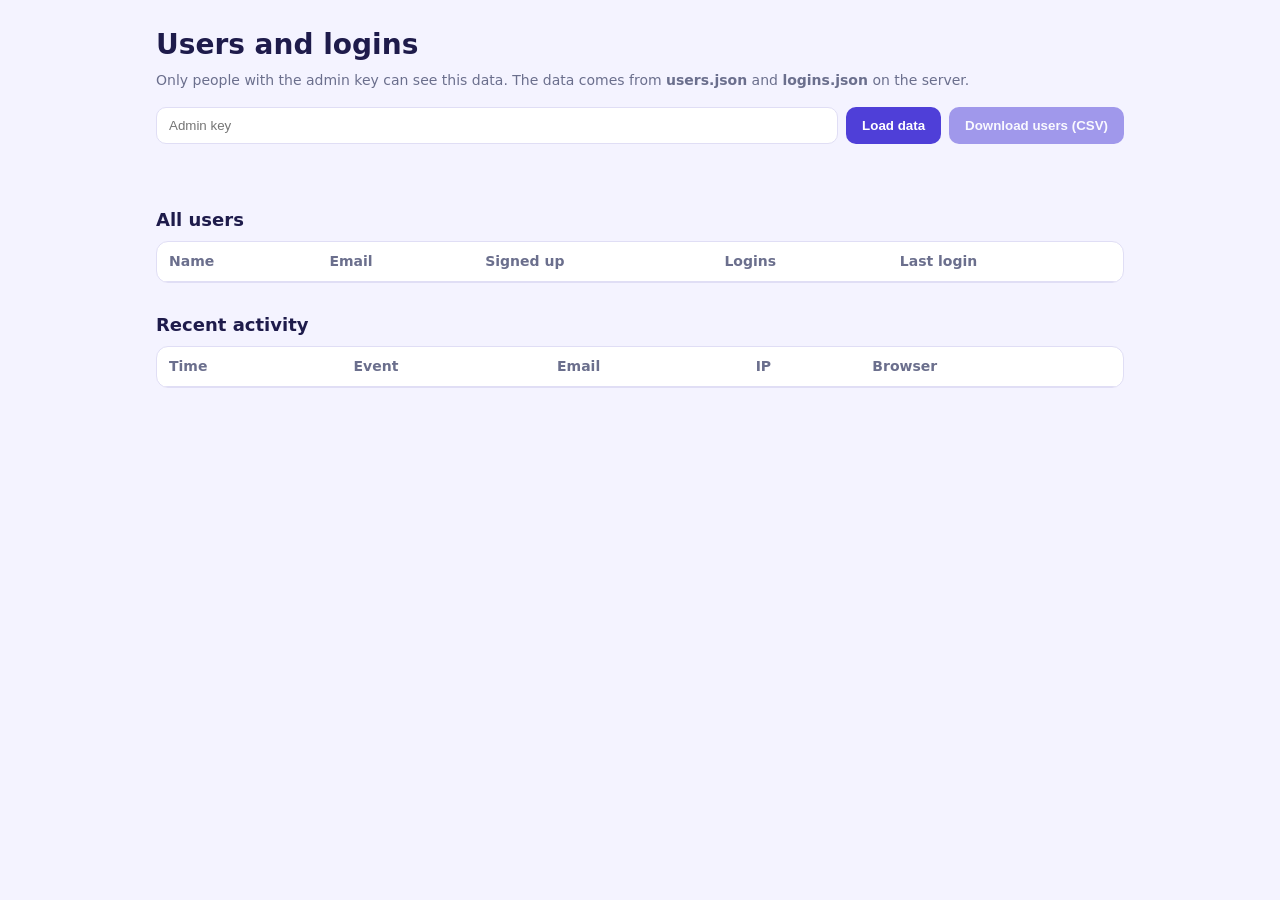
<file: admin.html>
<!DOCTYPE html>
<html lang="en">
<head>
<meta charset="utf-8">
<meta name="viewport" content="width=device-width, initial-scale=1">
<title>Admin – users and logins</title>
<link rel="stylesheet" href="admin.css">
</head>
<body>
<main>
  <h1>Users and logins</h1>
  <p class="sub">Only people with the admin key can see this data. The data comes from <b>users.json</b> and <b>logins.json</b> on the server.</p>
  <form id="keyform">
    <input id="key" type="password" placeholder="Admin key" aria-label="Admin key" autocomplete="off">
    <button type="submit">Load data</button>
    <button type="button" id="csv" disabled>Download users (CSV)</button>
  </form>
  <p id="msg" role="alert"></p>

  <h2>All users <span id="count"></span></h2>
  <div class="scroll"><table id="users"><thead><tr><th>Name</th><th>Email</th><th>Signed up</th><th>Logins</th><th>Last login</th></tr></thead><tbody></tbody></table></div>

  <h2>Recent activity</h2>
  <div class="scroll"><table id="hist"><thead><tr><th>Time</th><th>Event</th><th>Email</th><th>IP</th><th>Browser</th></tr></thead><tbody></tbody></table></div>
</main>
<script src="admin.js"></script>
</body>
</html>
</file>
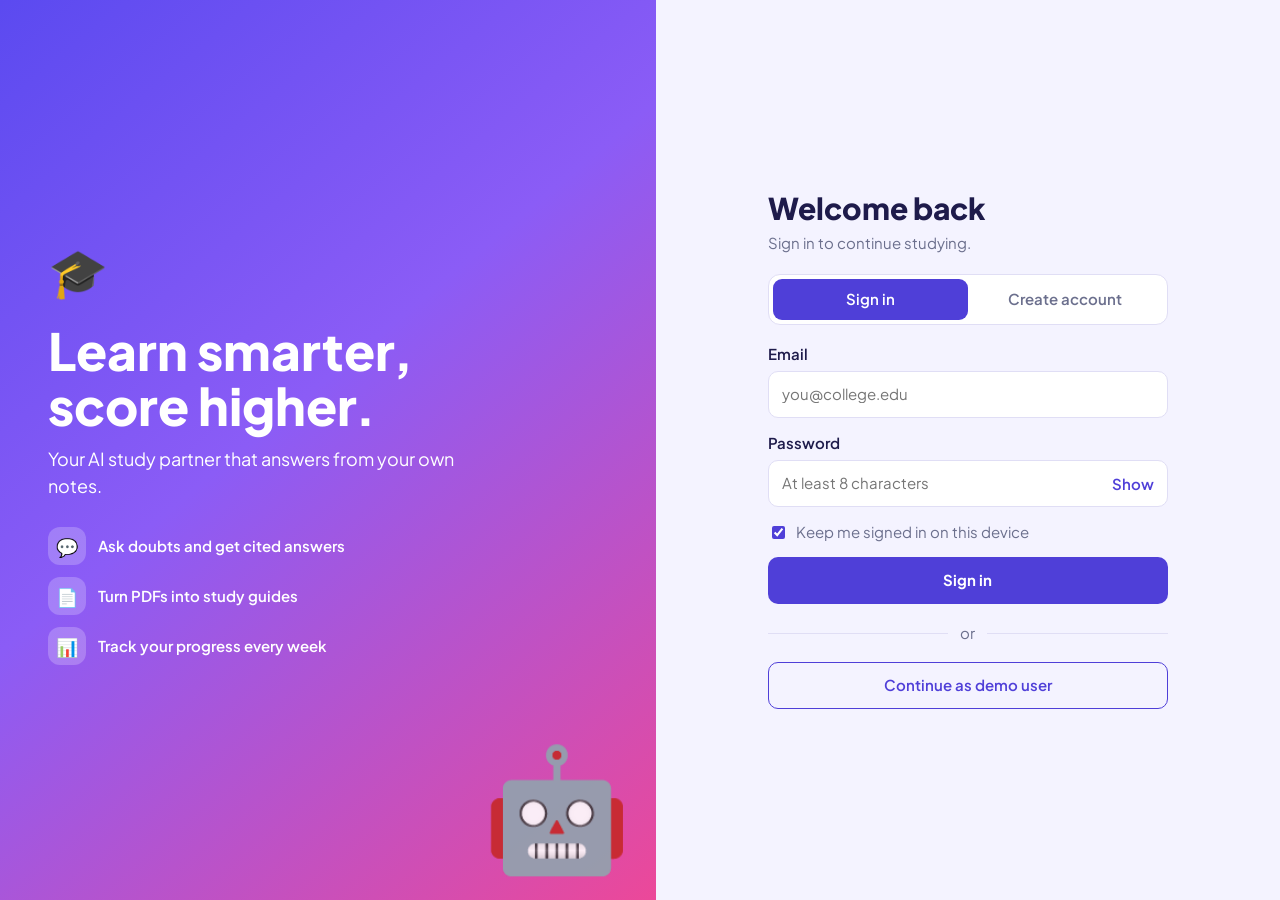
<file: login.html>
<!DOCTYPE html>
<html lang="en">
<head>
<meta charset="utf-8">
<meta name="viewport" content="width=device-width, initial-scale=1">
<title>Sign in – AI Study Assistant</title>
<link rel="stylesheet" href="https://fonts.googleapis.com/css2?family=Plus+Jakarta+Sans:wght@400;500;600;700;800&display=swap">
<link rel="stylesheet" href="login.css">
</head>
<body>
<div class="page">
  <section class="brand" aria-hidden="true">
    <div class="logo">🎓</div>
    <h1>Learn smarter,<br>score higher.</h1>
    <p>Your AI study partner that answers from your own notes.</p>
    <ul>
      <li><span>💬</span>Ask doubts and get cited answers</li>
      <li><span>📄</span>Turn PDFs into study guides</li>
      <li><span>📊</span>Track your progress every week</li>
    </ul>
    <div class="bot">🤖</div>
  </section>

  <section class="panel">
    <div class="box">
      <h2 id="title">Welcome back</h2>
      <p class="sub" id="sub">Sign in to continue studying.</p>

      <div class="tabs" role="tablist" aria-label="Sign in or create account">
        <button type="button" role="tab" id="tabIn" aria-selected="true">Sign in</button>
        <button type="button" role="tab" id="tabUp" aria-selected="false">Create account</button>
      </div>

      <form id="form" novalidate>
        <div class="field" id="nameField" hidden>
          <label for="name">Full name</label>
          <input id="name" type="text" autocomplete="name" placeholder="Abhinav Gupta">
        </div>
        <div class="field">
          <label for="email">Email</label>
          <input id="email" type="email" autocomplete="email" placeholder="you@college.edu">
        </div>
        <div class="field">
          <label for="password">Password</label>
          <div class="pw">
            <input id="password" type="password" autocomplete="current-password" placeholder="At least 8 characters">
            <button type="button" id="toggle" aria-label="Show password">Show</button>
          </div>
        </div>
        <label class="remember"><input type="checkbox" id="remember" checked> Keep me signed in on this device</label>
        <p class="error" id="error" role="alert" hidden></p>
        <button class="submit" id="submit" type="submit">Sign in</button>
      </form>

      <div class="or"><span>or</span></div>
      <button class="demo" id="demo" type="button">Continue as demo user</button>
    </div>
  </section>
</div>
<script src="auth.js"></script>
<script src="login.js"></script>
</body>
</html>
</file>
<file: admin.css>
:root{--bg:#F4F3FF;--card:#fff;--ink:#1E1B4B;--mute:#6B6F8D;--line:#E0DEF5;--pri:#4F3FD8;--err:#DC2626}
@media (prefers-color-scheme:dark){:root{--bg:#0C0E22;--card:#161A36;--ink:#EDEBFF;--mute:#A0A4C4;--line:#2B3050;--pri:#7C6CFF;--err:#F87171}}
*{box-sizing:border-box}
body{margin:0;background:var(--bg);color:var(--ink);font:14px/1.5 system-ui,-apple-system,"Segoe UI",sans-serif}
main{max-width:1000px;margin:0 auto;padding:24px 16px}
h1{margin:0 0 4px}h2{margin:28px 0 8px;font-size:18px}
.sub{color:var(--mute);margin:0 0 16px}
form{display:flex;flex-wrap:wrap;gap:8px}
input{flex:1;min-width:180px;padding:10px 12px;border:1px solid var(--line);border-radius:10px;background:var(--card);color:var(--ink)}
button{border:0;border-radius:10px;padding:10px 16px;font-weight:600;background:var(--pri);color:#fff;cursor:pointer}
button:disabled{opacity:.5;cursor:default}
#msg{color:var(--err);min-height:20px}
.scroll{overflow-x:auto;background:var(--card);border:1px solid var(--line);border-radius:12px}
table{width:100%;border-collapse:collapse}
th,td{text-align:left;padding:9px 12px;border-bottom:1px solid var(--line);white-space:nowrap}
th{color:var(--mute);font-weight:600}
tr:last-child td{border-bottom:0}
.failed{color:var(--err);font-weight:600}
</file>
<file: login.css>
:root {
  --bg: #F4F3FF; --card: #FFFFFF; --ink: #1E1B4B; --mute: #6B6F8D; --line: #E0DEF5;
  --pri: #4F3FD8; --pri-ink: #FFFFFF; --err: #DC2626;
  --font: "Plus Jakarta Sans", system-ui, -apple-system, "Segoe UI", sans-serif;
}
@media (prefers-color-scheme: dark) {
  :root {
    --bg: #0C0E22; --card: #161A36; --ink: #EDEBFF; --mute: #A0A4C4; --line: #2B3050;
    --pri: #7C6CFF; --pri-ink: #0C0E22; --err: #F87171;
  }
}
* { box-sizing: border-box; }
html, body { min-height: 100%; margin: 0; }
body { background: var(--bg); color: var(--ink); font: 15px/1.5 var(--font); }
button, input { font: inherit; color: inherit; }
button { cursor: pointer; }
:focus-visible { outline: 2px solid var(--pri); outline-offset: 2px; }

.page { min-height: 100vh; display: grid; grid-template-columns: 1.05fr 1fr; }

/* Left: colourful brand panel */
.brand {
  position: relative; overflow: hidden; color: #fff; padding: 48px;
  display: flex; flex-direction: column; justify-content: center;
  background: linear-gradient(140deg, #5B4AF0 0%, #8B5CF6 45%, #EC4899 100%);
}
.logo { font-size: 48px; margin-bottom: 16px; }
.brand h1 { font-size: clamp(34px, 4vw, 52px); line-height: 1.08; margin: 0 0 12px; font-weight: 800; }
.brand p { font-size: 18px; margin: 0 0 28px; max-width: 420px; }
.brand ul { list-style: none; padding: 0; margin: 0; display: grid; gap: 12px; }
.brand li { display: flex; align-items: center; gap: 12px; font-weight: 600; }
.brand li span {
  width: 38px; height: 38px; border-radius: 12px; display: grid; place-items: center;
  background: rgba(255, 255, 255, .22); font-size: 18px;
}
.bot { position: absolute; right: 24px; bottom: 8px; font-size: 120px; opacity: .9; }

/* Right: form */
.panel { display: grid; place-items: center; padding: 32px 20px; }
.box { width: 100%; max-width: 400px; }
.box h2 { font-size: 30px; line-height: 1.15; margin: 0 0 6px; font-weight: 800; }
.sub { margin: 0 0 20px; color: var(--mute); }

.tabs { display: grid; grid-template-columns: 1fr 1fr; background: var(--card); border: 1px solid var(--line); border-radius: 12px; padding: 4px; margin-bottom: 18px; }
.tabs button { border: 0; background: transparent; padding: 9px; border-radius: 9px; font-weight: 600; color: var(--mute); }
.tabs button[aria-selected="true"] { background: var(--pri); color: var(--pri-ink); }

.field { margin-bottom: 14px; }
.field[hidden] { display: none; }
.field label { display: block; font-weight: 600; margin-bottom: 6px; }
input[type="text"], input[type="email"], input[type="password"] {
  width: 100%; padding: 11px 13px; border: 1px solid var(--line); border-radius: 10px;
  background: var(--card); outline: 0;
}
input:focus { border-color: var(--pri); }
input.bad { border-color: var(--err); }
.pw { position: relative; }
.pw input { padding-right: 64px; }
.pw button { position: absolute; right: 6px; top: 50%; transform: translateY(-50%); border: 0; background: transparent; color: var(--pri); font-weight: 600; padding: 6px 8px; }

.remember { display: flex; align-items: center; gap: 8px; color: var(--mute); margin-bottom: 14px; cursor: pointer; }
.remember input { accent-color: var(--pri); }
.error { color: var(--err); margin: 0 0 12px; font-weight: 500; }
.error[hidden] { display: none; }

.submit { width: 100%; border: 0; border-radius: 10px; padding: 12px; background: var(--pri); color: var(--pri-ink); font-weight: 700; }
.submit:disabled { opacity: .6; cursor: default; }
.or { display: flex; align-items: center; gap: 12px; color: var(--mute); margin: 18px 0; }
.or::before, .or::after { content: ""; flex: 1; height: 1px; background: var(--line); }
.demo { width: 100%; border: 1.5px solid var(--pri); background: transparent; color: var(--pri); border-radius: 10px; padding: 11px; font-weight: 600; }
.demo:hover { background: color-mix(in srgb, var(--pri) 10%, transparent); }

@media (max-width: 800px) {
  .page { grid-template-columns: 1fr; }
  .brand { padding: 28px 24px; }
  .brand ul, .bot { display: none; }
  .brand p { margin-bottom: 0; }
}
</file>
